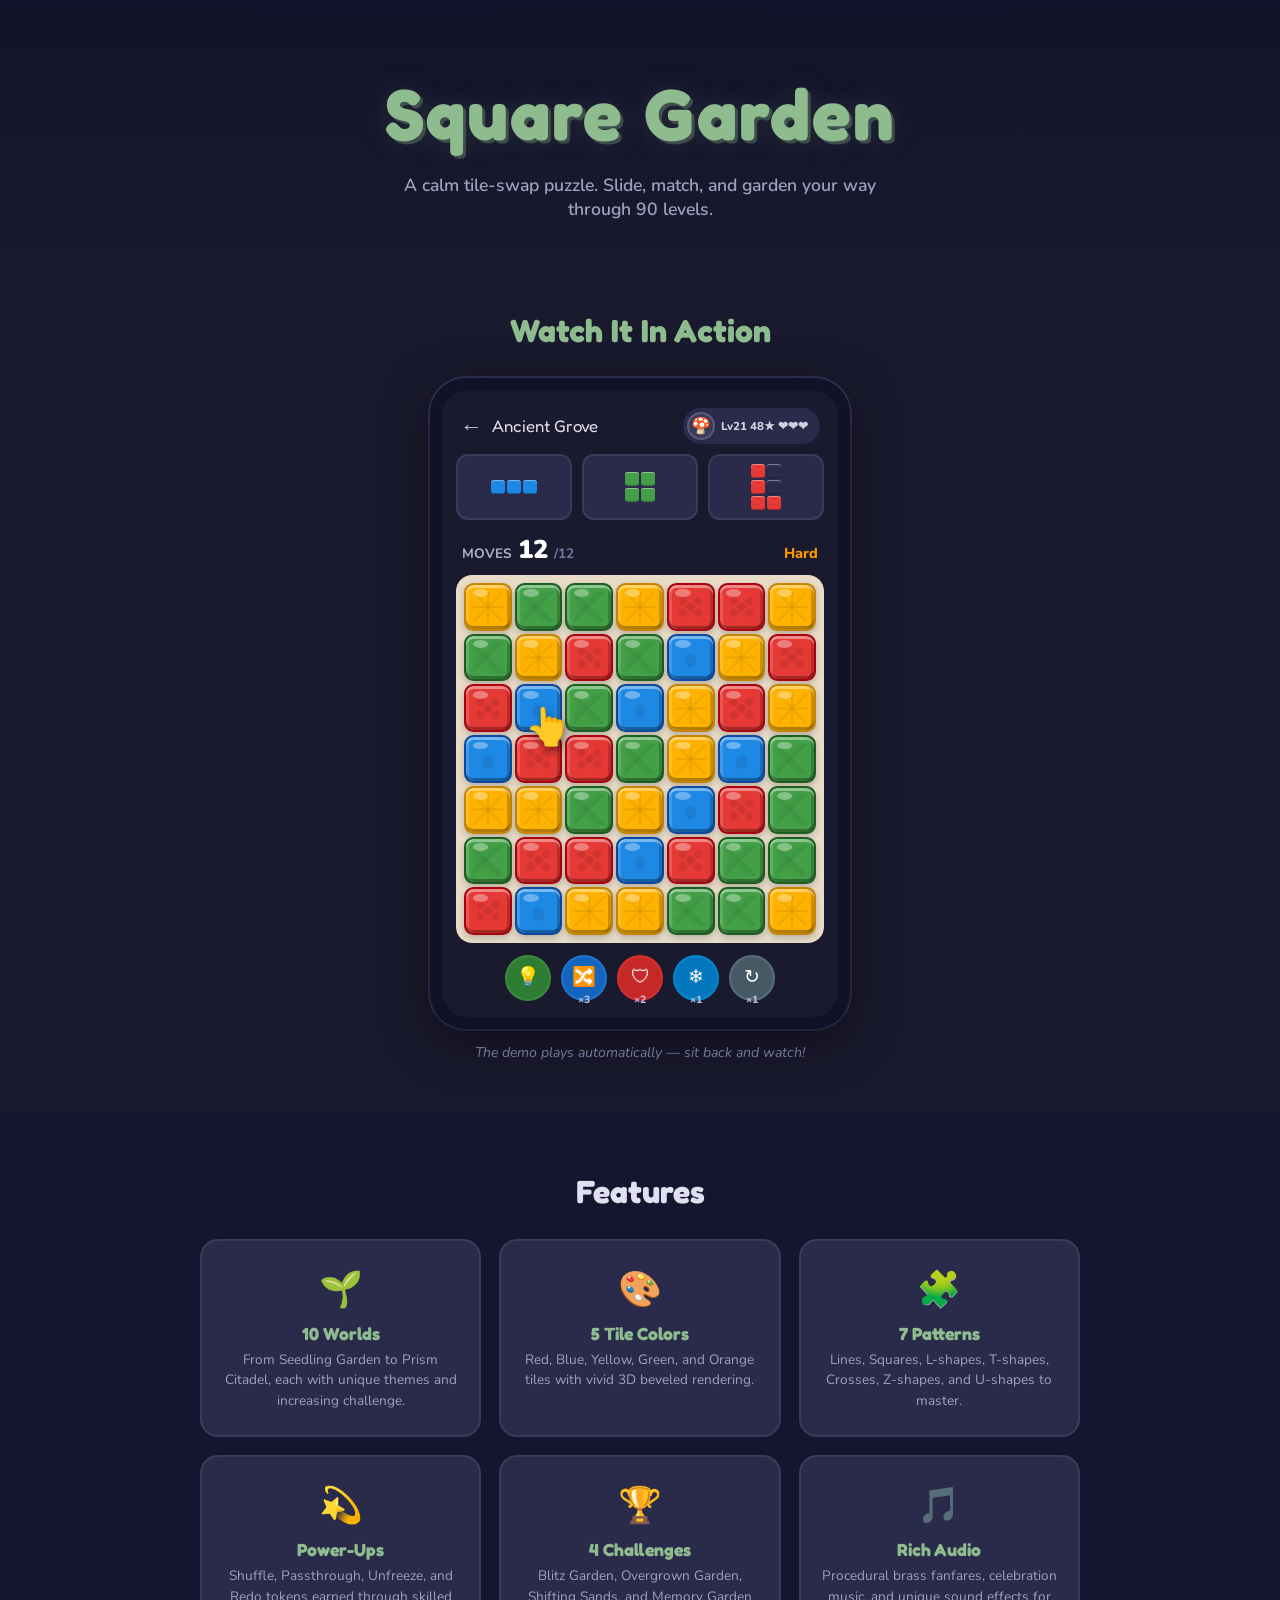
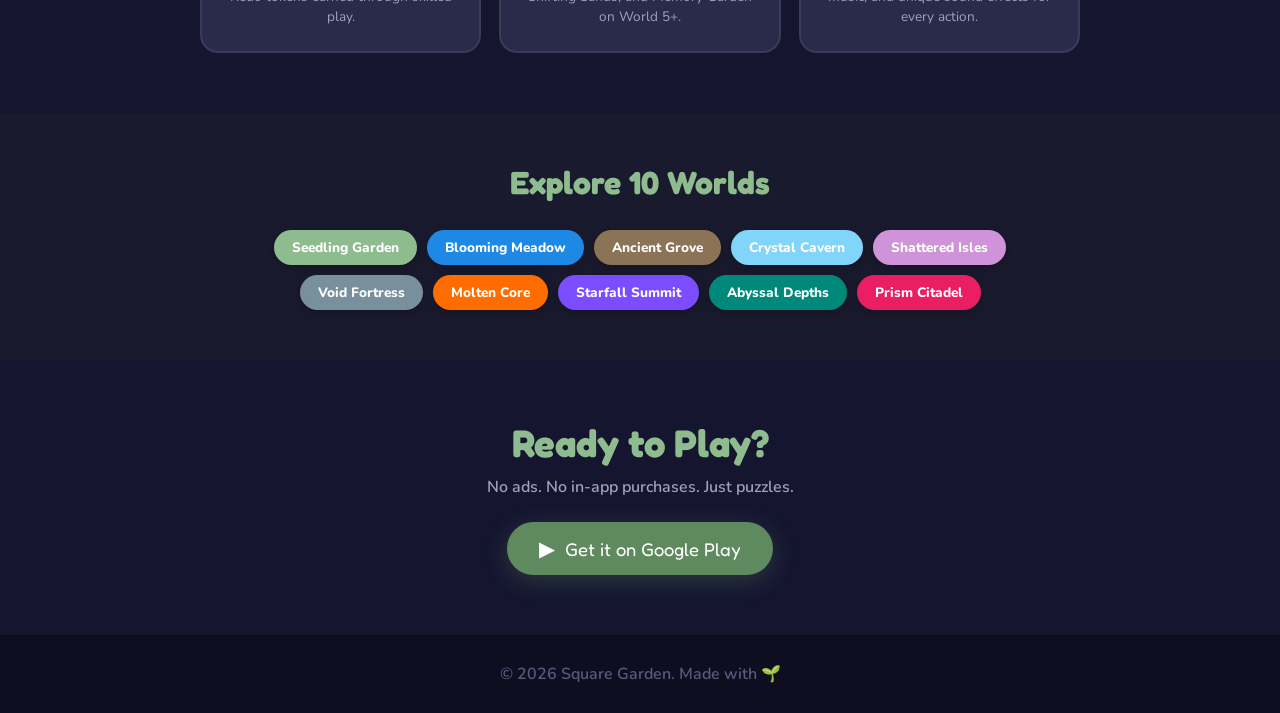
<file: web/index.html>
<!DOCTYPE html>
<html lang="en">
<head>
  <meta charset="UTF-8">
  <meta name="viewport" content="width=device-width, initial-scale=1.0">
  <title>Square Garden - Tile-Swap Puzzle Game</title>
  <link rel="stylesheet" href="style.css">
  <link href="https://fonts.googleapis.com/css2?family=Fredoka+One&family=Nunito:wght@400;600;700;800;900&display=swap" rel="stylesheet">
</head>
<body>
  <!-- Hero Section -->
  <section class="hero">
    <div class="hero-content">
      <h1 class="logo-text">Square Garden</h1>
      <p class="tagline">A calm tile-swap puzzle. Slide, match, and garden your way through 90 levels.</p>
    </div>
  </section>

  <!-- Game Demo Section -->
  <section class="demo-section">
    <h2 class="section-title">Watch It In Action</h2>
    <div class="demo-wrapper">
      <!-- Phone frame -->
      <div class="phone-frame">
        <div class="phone-screen">
          <!-- Top bar -->
          <div class="top-bar">
            <span class="back-arrow">&#8592;</span>
            <span class="world-name">Ancient Grove</span>
            <div class="player-badge">
              <div class="avatar">&#127812;</div>
              <span class="badge-text">Lv21 48&#9733; &#10084;&#10084;&#10084;</span>
            </div>
          </div>

          <!-- Goal Panel -->
          <div class="goal-panel">
            <div class="goal-card" id="goal-0">
              <div class="goal-mini-grid line-goal">
                <span class="mini-tile blue"></span>
                <span class="mini-tile blue"></span>
                <span class="mini-tile blue"></span>
              </div>
              <div class="goal-check">&#10003;</div>
            </div>
            <div class="goal-card" id="goal-1">
              <div class="goal-mini-grid square-goal">
                <span class="mini-tile green"></span>
                <span class="mini-tile green"></span>
                <span class="mini-tile green"></span>
                <span class="mini-tile green"></span>
              </div>
              <div class="goal-check">&#10003;</div>
            </div>
            <div class="goal-card" id="goal-2">
              <div class="goal-mini-grid l-goal">
                <span class="mini-tile red"></span>
                <span class="mini-tile empty"></span>
                <span class="mini-tile red"></span>
                <span class="mini-tile empty"></span>
                <span class="mini-tile red"></span>
                <span class="mini-tile red"></span>
              </div>
              <div class="goal-check">&#10003;</div>
            </div>
          </div>

          <!-- Moves Row -->
          <div class="moves-row">
            <div class="moves-left">MOVES <span class="moves-big" id="moves-display">12</span> <span class="moves-total">/12</span></div>
            <div class="difficulty-label">Hard</div>
          </div>

          <!-- Board -->
          <div class="board-wrapper">
            <div class="board" id="game-board"></div>
            <div class="hand-cursor" id="hand-cursor">&#128070;</div>
            <canvas id="confetti-canvas"></canvas>
          </div>

          <!-- Power-up bar -->
          <div class="powerup-bar">
            <div class="powerup-btn hint-btn"><span class="pu-icon">&#128161;</span></div>
            <div class="powerup-btn shuffle-btn"><span class="pu-icon">&#128256;</span><span class="pu-count">&times;3</span></div>
            <div class="powerup-btn pass-btn"><span class="pu-icon">&#128737;</span><span class="pu-count">&times;2</span></div>
            <div class="powerup-btn freeze-btn"><span class="pu-icon">&#10052;</span><span class="pu-count">&times;1</span></div>
            <div class="powerup-btn redo-btn"><span class="pu-icon">&#8635;</span><span class="pu-count">&times;1</span></div>
          </div>

          <!-- Win Overlay -->
          <div class="win-overlay" id="win-overlay">
            <div class="win-content">
              <h2 class="win-title">Level Complete!</h2>
              <div class="stars-row">
                <span class="win-star" id="star-1">&#9733;</span>
                <span class="win-star" id="star-2">&#9733;</span>
                <span class="win-star" id="star-3">&#9733;</span>
              </div>
              <p class="win-sub">Ancient Grove - Level 21</p>
            </div>
          </div>
        </div>
      </div>
      <p class="demo-hint">The demo plays automatically &mdash; sit back and watch!</p>
    </div>
  </section>

  <!-- Features Section -->
  <section class="features-section">
    <h2 class="section-title light">Features</h2>
    <div class="features-grid">
      <div class="feature-card">
        <div class="feature-emoji">&#127793;</div>
        <h3>10 Worlds</h3>
        <p>From Seedling Garden to Prism Citadel, each with unique themes and increasing challenge.</p>
      </div>
      <div class="feature-card">
        <div class="feature-emoji">&#127912;</div>
        <h3>5 Tile Colors</h3>
        <p>Red, Blue, Yellow, Green, and Orange tiles with vivid 3D beveled rendering.</p>
      </div>
      <div class="feature-card">
        <div class="feature-emoji">&#129513;</div>
        <h3>7 Patterns</h3>
        <p>Lines, Squares, L-shapes, T-shapes, Crosses, Z-shapes, and U-shapes to master.</p>
      </div>
      <div class="feature-card">
        <div class="feature-emoji">&#128171;</div>
        <h3>Power-Ups</h3>
        <p>Shuffle, Passthrough, Unfreeze, and Redo tokens earned through skilled play.</p>
      </div>
      <div class="feature-card">
        <div class="feature-emoji">&#127942;</div>
        <h3>4 Challenges</h3>
        <p>Blitz Garden, Overgrown Garden, Shifting Sands, and Memory Garden on World 5+.</p>
      </div>
      <div class="feature-card">
        <div class="feature-emoji">&#127925;</div>
        <h3>Rich Audio</h3>
        <p>Procedural brass fanfares, celebration music, and unique sound effects for every action.</p>
      </div>
    </div>
  </section>

  <!-- Worlds Section -->
  <section class="worlds-section">
    <h2 class="section-title">Explore 10 Worlds</h2>
    <div class="worlds-strip">
      <div class="world-chip" style="--accent:#8FBC8F">Seedling Garden</div>
      <div class="world-chip" style="--accent:#1E88E5">Blooming Meadow</div>
      <div class="world-chip" style="--accent:#8B7355">Ancient Grove</div>
      <div class="world-chip" style="--accent:#81D4FA">Crystal Cavern</div>
      <div class="world-chip" style="--accent:#CE93D8">Shattered Isles</div>
      <div class="world-chip" style="--accent:#78909C">Void Fortress</div>
      <div class="world-chip" style="--accent:#FF6D00">Molten Core</div>
      <div class="world-chip" style="--accent:#7C4DFF">Starfall Summit</div>
      <div class="world-chip" style="--accent:#00897B">Abyssal Depths</div>
      <div class="world-chip" style="--accent:#E91E63">Prism Citadel</div>
    </div>
  </section>

  <!-- CTA Section -->
  <section class="cta-section">
    <h2 class="cta-title">Ready to Play?</h2>
    <p class="cta-sub">No ads. No in-app purchases. Just puzzles.</p>
    <a href="#" class="cta-button">
      <span class="cta-icon">&#9654;</span> Get it on Google Play
    </a>
  </section>

  <!-- Footer -->
  <footer class="footer">
    <p>&copy; 2026 Square Garden. Made with &#127793;</p>
  </footer>

  <script src="game.js"></script>
</body>
</html>
</file>
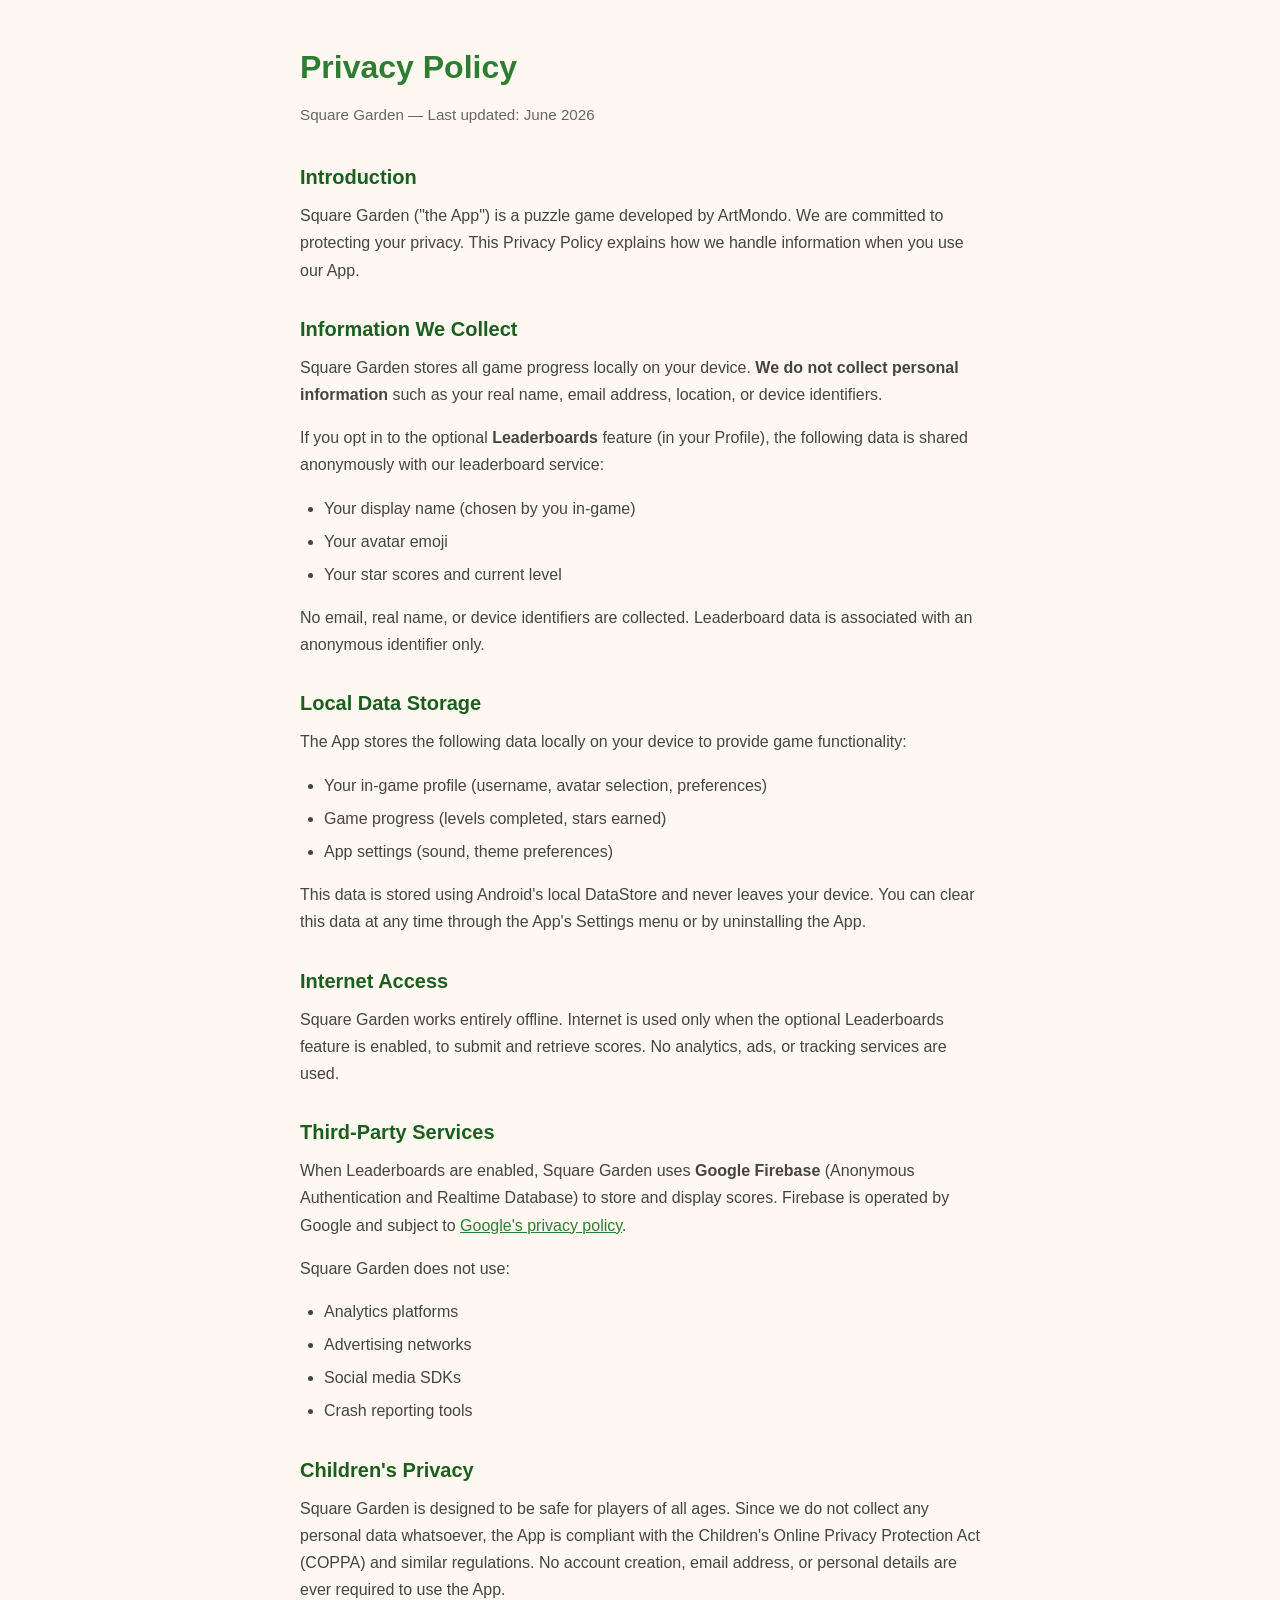
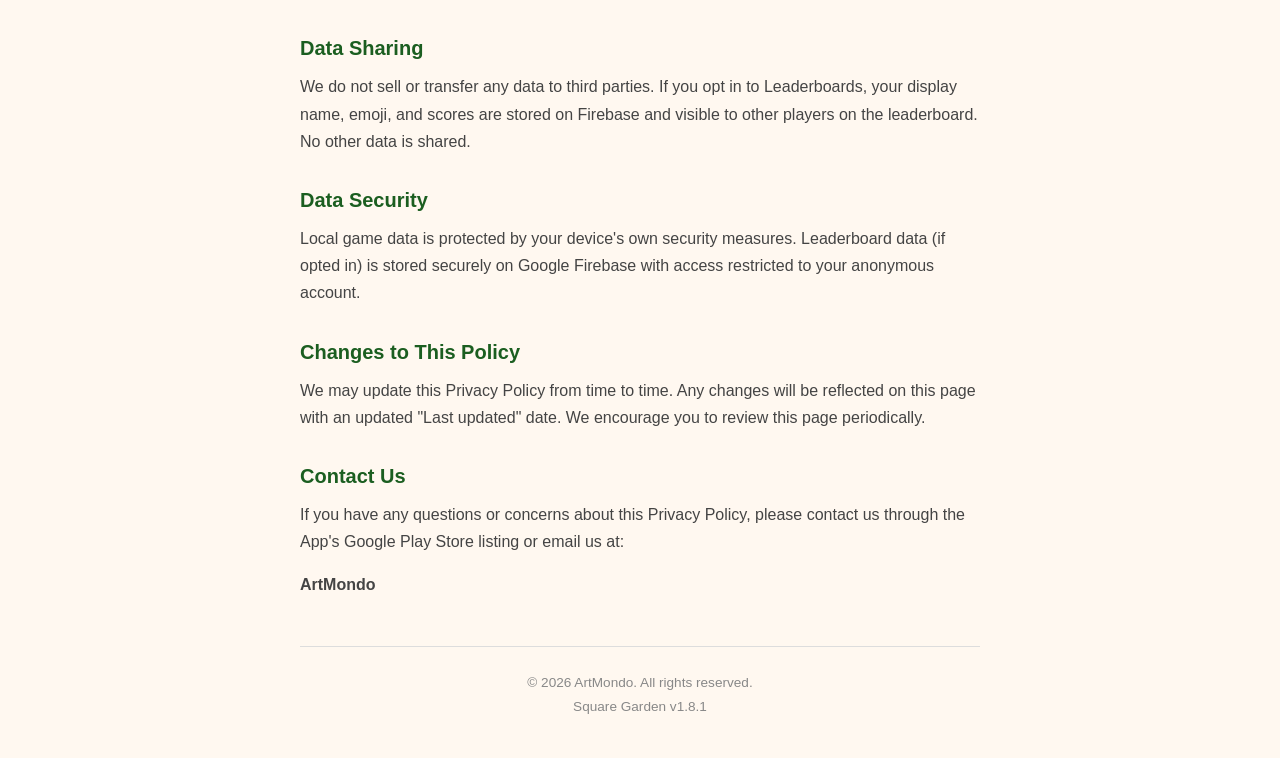
<file: docs/privacy-policy.html>
<!DOCTYPE html>
<html lang="en">
<head>
    <meta charset="UTF-8">
    <meta name="viewport" content="width=device-width, initial-scale=1.0">
    <title>Privacy Policy - Square Garden</title>
    <style>
        * { margin: 0; padding: 0; box-sizing: border-box; }
        body {
            font-family: -apple-system, BlinkMacSystemFont, 'Segoe UI', Roboto, sans-serif;
            line-height: 1.7;
            color: #333;
            background: #FFF8F0;
            padding: 40px 20px;
            max-width: 720px;
            margin: 0 auto;
        }
        h1 {
            font-size: 2rem;
            color: #2E7D32;
            margin-bottom: 8px;
        }
        .subtitle {
            color: #666;
            font-size: 0.95rem;
            margin-bottom: 32px;
        }
        h2 {
            font-size: 1.25rem;
            color: #1B5E20;
            margin-top: 28px;
            margin-bottom: 8px;
        }
        p {
            margin-bottom: 16px;
            color: #444;
        }
        ul {
            margin-bottom: 16px;
            padding-left: 24px;
        }
        li {
            margin-bottom: 6px;
            color: #444;
        }
        .footer {
            margin-top: 48px;
            padding-top: 24px;
            border-top: 1px solid #ddd;
            font-size: 0.85rem;
            color: #888;
            text-align: center;
        }
    </style>
</head>
<body>
    <h1>Privacy Policy</h1>
    <p class="subtitle">Square Garden &mdash; Last updated: June 2026</p>

    <h2>Introduction</h2>
    <p>
        Square Garden ("the App") is a puzzle game developed by ArtMondo. We are committed
        to protecting your privacy. This Privacy Policy explains how we handle information
        when you use our App.
    </p>

    <h2>Information We Collect</h2>
    <p>
        Square Garden stores all game progress locally on your device.
        <strong>We do not collect personal information</strong> such as your real name,
        email address, location, or device identifiers.
    </p>
    <p>
        If you opt in to the optional <strong>Leaderboards</strong> feature (in your Profile),
        the following data is shared anonymously with our leaderboard service:
    </p>
    <ul>
        <li>Your display name (chosen by you in-game)</li>
        <li>Your avatar emoji</li>
        <li>Your star scores and current level</li>
    </ul>
    <p>
        No email, real name, or device identifiers are collected. Leaderboard data is
        associated with an anonymous identifier only.
    </p>

    <h2>Local Data Storage</h2>
    <p>
        The App stores the following data locally on your device to provide game functionality:
    </p>
    <ul>
        <li>Your in-game profile (username, avatar selection, preferences)</li>
        <li>Game progress (levels completed, stars earned)</li>
        <li>App settings (sound, theme preferences)</li>
    </ul>
    <p>
        This data is stored using Android's local DataStore and never leaves your device.
        You can clear this data at any time through the App's Settings menu or by
        uninstalling the App.
    </p>

    <h2>Internet Access</h2>
    <p>
        Square Garden works entirely offline. Internet is used only when the optional
        Leaderboards feature is enabled, to submit and retrieve scores. No analytics,
        ads, or tracking services are used.
    </p>

    <h2>Third-Party Services</h2>
    <p>
        When Leaderboards are enabled, Square Garden uses <strong>Google Firebase</strong>
        (Anonymous Authentication and Realtime Database) to store and display scores.
        Firebase is operated by Google and subject to
        <a href="https://policies.google.com/privacy" style="color: #2E7D32;">Google's privacy policy</a>.
    </p>
    <p>Square Garden does not use:</p>
    <ul>
        <li>Analytics platforms</li>
        <li>Advertising networks</li>
        <li>Social media SDKs</li>
        <li>Crash reporting tools</li>
    </ul>

    <h2>Children's Privacy</h2>
    <p>
        Square Garden is designed to be safe for players of all ages. Since we do not
        collect any personal data whatsoever, the App is compliant with the Children's
        Online Privacy Protection Act (COPPA) and similar regulations. No account
        creation, email address, or personal details are ever required to use the App.
    </p>

    <h2>Data Sharing</h2>
    <p>
        We do not sell or transfer any data to third parties. If you opt in to
        Leaderboards, your display name, emoji, and scores are stored on Firebase
        and visible to other players on the leaderboard. No other data is shared.
    </p>

    <h2>Data Security</h2>
    <p>
        Local game data is protected by your device's own security measures. Leaderboard
        data (if opted in) is stored securely on Google Firebase with access restricted
        to your anonymous account.
    </p>

    <h2>Changes to This Policy</h2>
    <p>
        We may update this Privacy Policy from time to time. Any changes will be reflected
        on this page with an updated "Last updated" date. We encourage you to review this
        page periodically.
    </p>

    <h2>Contact Us</h2>
    <p>
        If you have any questions or concerns about this Privacy Policy, please contact
        us through the App's Google Play Store listing or email us at:
    </p>
    <p><strong>ArtMondo</strong></p>

    <div class="footer">
        &copy; 2026 ArtMondo. All rights reserved.<br>
        Square Garden v1.8.1
    </div>
</body>
</html>
</file>
<file: web/style.css>
/* ── Reset & Base ── */
*, *::before, *::after { box-sizing: border-box; margin: 0; padding: 0; }

:root {
  --navy: #1A1A2E;
  --navy-light: #232344;
  --navy-card: #2A2A4A;
  --cream: #FFF8F0;
  --board-bg: #E8DCC8;
  --surface: #FAF8F5;
  --sage: #8FBC8F;
  --dark-sage: #5F8A5F;
  --light-sage: #B5D5B5;
  --forest: #2E4A2E;
  --brown: #8B7355;
  --gold: #FFB300;
  --tile-red: #E53935;
  --tile-blue: #1E88E5;
  --tile-yellow: #FFB300;
  --tile-green: #43A047;
  --tile-orange: #F57C00;
  --tile-red-light: #FF6F60;
  --tile-blue-light: #64B5F6;
  --tile-yellow-light: #FFD54F;
  --tile-green-light: #76D275;
  --tile-orange-light: #FFAD42;
  --tile-red-dark: #AB000D;
  --tile-blue-dark: #0D47A1;
  --tile-yellow-dark: #C68400;
  --tile-green-dark: #1B5E20;
  --tile-orange-dark: #BB4D00;
}

body {
  font-family: 'Nunito', sans-serif;
  background: var(--navy);
  color: #fff;
  overflow-x: hidden;
}

h1, h2, h3 { font-family: 'Fredoka One', cursive; }

/* ── Hero ── */
.hero {
  text-align: center;
  padding: 70px 20px 50px;
  background: linear-gradient(180deg, #12122a 0%, var(--navy) 100%);
}

.logo-text {
  font-size: clamp(2.5rem, 6vw, 4.5rem);
  color: var(--sage);
  text-shadow: 3px 3px 0 rgba(143,188,143,0.3), 0 0 30px rgba(143,188,143,0.15);
  letter-spacing: 2px;
  animation: heroFloat 3s ease-in-out infinite;
}

@keyframes heroFloat {
  0%, 100% { transform: translateY(0); }
  50% { transform: translateY(-8px); }
}

.tagline {
  margin-top: 16px;
  font-size: 1.1rem;
  color: #a0a0c0;
  max-width: 500px;
  margin-left: auto;
  margin-right: auto;
  font-weight: 600;
}

/* ── Section Titles ── */
.section-title {
  text-align: center;
  font-size: clamp(1.5rem, 4vw, 2rem);
  color: var(--sage);
  margin-bottom: 28px;
}
.section-title.light { color: #e0e0f0; }

/* ── Demo Section ── */
.demo-section {
  padding: 40px 20px 50px;
}

.demo-wrapper {
  max-width: 420px;
  margin: 0 auto;
  text-align: center;
}

.demo-hint {
  margin-top: 14px;
  font-size: 0.88rem;
  color: #7878a0;
  font-style: italic;
}

/* ── Phone Frame ── */
.phone-frame {
  background: #111128;
  border-radius: 36px;
  padding: 12px;
  box-shadow: 0 12px 48px rgba(0,0,0,0.5), 0 0 0 2px #333358;
}

.phone-screen {
  position: relative;
  background: var(--navy);
  border-radius: 26px;
  overflow: hidden;
  padding: 12px 10px 10px;
}

/* ── Top Bar ── */
.top-bar {
  display: flex;
  align-items: center;
  padding: 6px 8px 10px;
  gap: 10px;
}

.back-arrow {
  font-size: 1.4rem;
  color: #c0c0d8;
  cursor: default;
}

.world-name {
  font-family: 'Fredoka One', cursive;
  font-size: 1.05rem;
  color: #e0dce8;
}

.player-badge {
  margin-left: auto;
  display: flex;
  align-items: center;
  gap: 6px;
  background: #2A2A4A;
  padding: 4px 12px 4px 4px;
  border-radius: 20px;
}

.avatar {
  width: 28px;
  height: 28px;
  border-radius: 50%;
  background: #3a3a5a;
  display: flex;
  align-items: center;
  justify-content: center;
  font-size: 16px;
  border: 2px solid #5a5a7a;
}

.badge-text {
  font-size: 0.72rem;
  font-weight: 800;
  color: #d0d0e0;
  white-space: nowrap;
}

/* ── Goal Panel ── */
.goal-panel {
  display: flex;
  justify-content: center;
  gap: 10px;
  margin-bottom: 8px;
  padding: 0 4px;
}

.goal-card {
  position: relative;
  background: var(--navy-card);
  border-radius: 12px;
  padding: 8px 12px;
  border: 2px solid #3a3a5a;
  transition: all 0.4s;
  flex: 1;
  display: flex;
  align-items: center;
  justify-content: center;
}

.goal-card.completed {
  border-color: var(--sage);
  background: #1e3a2e;
}

.goal-check {
  display: none;
  position: absolute;
  top: -6px;
  right: -6px;
  width: 20px;
  height: 20px;
  background: var(--sage);
  color: #fff;
  border-radius: 50%;
  font-size: 12px;
  font-weight: 900;
  line-height: 20px;
  text-align: center;
}
.goal-card.completed .goal-check { display: block; }

/* Mini tile grids inside goal cards */
.goal-mini-grid {
  display: grid;
  gap: 2px;
}

.goal-mini-grid.line-goal {
  grid-template-columns: repeat(3, 1fr);
}
.goal-mini-grid.square-goal {
  grid-template-columns: repeat(2, 1fr);
}
.goal-mini-grid.l-goal {
  grid-template-columns: repeat(2, 1fr);
  grid-template-rows: repeat(3, 1fr);
}

.mini-tile {
  width: 14px;
  height: 14px;
  border-radius: 3px;
  box-shadow: inset 0 1px 0 rgba(255,255,255,0.4), inset 0 -1px 0 rgba(0,0,0,0.3);
}
.mini-tile.red { background: var(--tile-red); }
.mini-tile.blue { background: var(--tile-blue); }
.mini-tile.green { background: var(--tile-green); }
.mini-tile.yellow { background: var(--tile-yellow); }
.mini-tile.orange { background: var(--tile-orange); }
.mini-tile.empty { background: transparent; }

/* ── Moves Row ── */
.moves-row {
  display: flex;
  align-items: baseline;
  justify-content: space-between;
  padding: 4px 10px 8px;
}

.moves-left {
  font-weight: 700;
  font-size: 0.85rem;
  color: #b0b0c8;
}

.moves-big {
  font-size: 1.6rem;
  font-weight: 900;
  color: #fff;
  margin: 0 2px;
}

.moves-total { color: #7878a0; }

.difficulty-label {
  font-weight: 800;
  font-size: 0.9rem;
  color: #FF9800;
}

/* ── Board ── */
.board-wrapper {
  position: relative;
  margin: 0 4px;
  border-radius: 16px;
  overflow: hidden;
}

.board {
  display: grid;
  grid-template-columns: repeat(7, 1fr);
  gap: 3px;
  padding: 8px;
  background: var(--board-bg);
  border-radius: 14px;
  aspect-ratio: 1;
}

/* ── Tiles ── */
.tile {
  position: relative;
  border-radius: 20%;
  aspect-ratio: 1;
  cursor: default;
  transition: transform 0.25s cubic-bezier(0.34, 1.56, 0.64, 1);
  box-shadow:
    inset 0 3px 0 rgba(255,255,255,0.4),
    inset 0 -3px 0 rgba(0,0,0,0.3),
    inset 3px 0 0 rgba(255,255,255,0.15),
    inset -3px 0 0 rgba(0,0,0,0.2),
    0 3px 6px rgba(0,0,0,0.2);
}

/* Glossy highlight */
.tile::after {
  content: '';
  position: absolute;
  top: 10%;
  left: 15%;
  width: 35%;
  height: 18%;
  background: rgba(255,255,255,0.35);
  border-radius: 50%;
  pointer-events: none;
}

/* Tile motif overlay */
.tile::before {
  content: '';
  position: absolute;
  inset: 15%;
  pointer-events: none;
  opacity: 0.2;
}

.tile.color-R {
  background: var(--tile-red);
  border: 2px solid var(--tile-red-dark);
}
.tile.color-R::before {
  /* Hexagonal dot cluster */
  background: radial-gradient(circle at 50% 50%, rgba(0,0,0,0.5) 18%, transparent 20%),
              radial-gradient(circle at 25% 30%, rgba(0,0,0,0.4) 12%, transparent 14%),
              radial-gradient(circle at 75% 30%, rgba(0,0,0,0.4) 12%, transparent 14%),
              radial-gradient(circle at 25% 70%, rgba(0,0,0,0.4) 12%, transparent 14%),
              radial-gradient(circle at 75% 70%, rgba(0,0,0,0.4) 12%, transparent 14%);
  border-radius: 50%;
}

.tile.color-B {
  background: var(--tile-blue);
  border: 2px solid var(--tile-blue-dark);
}
.tile.color-B::before {
  /* Water drop */
  background: radial-gradient(ellipse at 50% 60%, rgba(0,0,0,0.4) 25%, transparent 27%);
  border-radius: 50% 50% 50% 50% / 40% 40% 60% 60%;
}

.tile.color-Y {
  background: var(--tile-yellow);
  border: 2px solid var(--tile-yellow-dark);
}
.tile.color-Y::before {
  /* Starburst lines */
  background:
    linear-gradient(0deg, transparent 45%, rgba(0,0,0,0.35) 48%, rgba(0,0,0,0.35) 52%, transparent 55%),
    linear-gradient(90deg, transparent 45%, rgba(0,0,0,0.35) 48%, rgba(0,0,0,0.35) 52%, transparent 55%),
    linear-gradient(45deg, transparent 45%, rgba(0,0,0,0.25) 48%, rgba(0,0,0,0.25) 52%, transparent 55%),
    linear-gradient(135deg, transparent 45%, rgba(0,0,0,0.25) 48%, rgba(0,0,0,0.25) 52%, transparent 55%);
}

.tile.color-G {
  background: var(--tile-green);
  border: 2px solid var(--tile-green-dark);
}
.tile.color-G::before {
  /* Leaf / diamond */
  background: linear-gradient(45deg, transparent 30%, rgba(0,0,0,0.35) 48%, transparent 52%),
              linear-gradient(135deg, transparent 30%, rgba(0,0,0,0.35) 48%, transparent 52%);
}

.tile.color-O {
  background: var(--tile-orange);
  border: 2px solid var(--tile-orange-dark);
}
.tile.color-O::before {
  /* Circle mandala */
  background: radial-gradient(circle, transparent 25%, rgba(0,0,0,0.3) 27%, rgba(0,0,0,0.3) 30%, transparent 32%);
}

.tile.pressed { transform: scale(0.85); }

.tile.completed-cell {
  outline: 3px dashed #4CAF50;
  outline-offset: -2px;
  z-index: 1;
}

.tile.bounce {
  animation: tileBounce 0.5s cubic-bezier(0.34, 1.56, 0.64, 1);
}
@keyframes tileBounce {
  0% { transform: scale(1); }
  40% { transform: scale(1.18); }
  100% { transform: scale(1); }
}

.tile.wave-bounce {
  animation: waveBounce 0.6s cubic-bezier(0.34, 1.56, 0.64, 1);
}
@keyframes waveBounce {
  0% { transform: scale(1) translateY(0); }
  40% { transform: scale(1.1) translateY(-6px); }
  100% { transform: scale(1) translateY(0); }
}

.tile.swapping {
  transition: none;
  z-index: 10;
}

/* Tile being dragged */
.tile.dragging {
  z-index: 20;
  transform: scale(1.08);
  box-shadow:
    inset 0 3px 0 rgba(255,255,255,0.4),
    inset 0 -3px 0 rgba(0,0,0,0.3),
    0 8px 20px rgba(0,0,0,0.4);
  transition: box-shadow 0.15s;
}

/* ── Hand Cursor ── */
.hand-cursor {
  position: absolute;
  font-size: 36px;
  z-index: 50;
  pointer-events: none;
  opacity: 0;
  transform: translate(-30%, -10%);
  filter: drop-shadow(2px 4px 4px rgba(0,0,0,0.5));
  transition: opacity 0.4s;
}
.hand-cursor.visible { opacity: 1; }
.hand-cursor.thinking {
  animation: handWobble 0.8s ease-in-out infinite;
}
@keyframes handWobble {
  0%, 100% { transform: translate(-30%, -10%) rotate(0deg); }
  25% { transform: translate(-30%, -10%) rotate(-6deg); }
  75% { transform: translate(-30%, -10%) rotate(6deg); }
}
.hand-cursor.pressing {
  transform: translate(-30%, -10%) scale(0.9);
}

/* ── Confetti Canvas ── */
#confetti-canvas {
  position: absolute;
  top: 0;
  left: 0;
  width: 100%;
  height: 100%;
  pointer-events: none;
  z-index: 40;
}

/* ── Win Overlay ── */
.win-overlay {
  position: absolute;
  inset: 0;
  display: flex;
  align-items: center;
  justify-content: center;
  background: rgba(26,26,46,0.92);
  border-radius: 0;
  z-index: 30;
  opacity: 0;
  pointer-events: none;
  transition: opacity 0.6s;
}
.win-overlay.visible { opacity: 1; pointer-events: auto; }

.win-content { text-align: center; }

.win-title {
  font-size: 1.8rem;
  color: var(--sage);
  transform: scale(0);
  animation: popIn 0.6s 0.2s cubic-bezier(0.34, 1.56, 0.64, 1) forwards;
}

.win-sub {
  margin-top: 8px;
  font-size: 0.95rem;
  color: #a0a0c0;
  font-weight: 700;
  opacity: 0;
  animation: fadeIn 0.5s 1.2s forwards;
}

@keyframes popIn { to { transform: scale(1); } }
@keyframes fadeIn { to { opacity: 1; } }

.stars-row {
  display: flex;
  justify-content: center;
  gap: 8px;
  margin-top: 12px;
}

.win-star {
  font-size: 2.6rem;
  color: var(--gold);
  filter: drop-shadow(0 2px 6px rgba(255,179,0,0.4));
  transform: scale(0);
}
.win-star.show { animation: starPop 0.5s cubic-bezier(0.34, 1.56, 0.64, 1) forwards; }
#star-1.show { animation-delay: 0.5s; }
#star-2.show { animation-delay: 0.8s; }
#star-3.show { animation-delay: 1.1s; }
@keyframes starPop {
  0% { transform: scale(0) rotate(-30deg); }
  60% { transform: scale(1.3) rotate(10deg); }
  100% { transform: scale(1) rotate(0deg); }
}

/* ── Power-up Bar ── */
.powerup-bar {
  display: flex;
  justify-content: center;
  gap: 10px;
  padding: 12px 8px 6px;
}

.powerup-btn {
  width: 46px;
  height: 46px;
  border-radius: 50%;
  display: flex;
  flex-direction: column;
  align-items: center;
  justify-content: center;
  position: relative;
  border: 2px solid #3a3a5a;
}

.pu-icon { font-size: 1.2rem; line-height: 1; }
.pu-count {
  position: absolute;
  bottom: -8px;
  font-size: 0.65rem;
  font-weight: 800;
  color: #c0c0d8;
}

.hint-btn { background: #2E7D32; border-color: #388E3C; }
.shuffle-btn { background: #1565C0; border-color: #1976D2; }
.pass-btn { background: #C62828; border-color: #D32F2F; }
.freeze-btn { background: #0277BD; border-color: #0288D1; }
.redo-btn { background: #455A64; border-color: #546E7A; }

/* ── Features Section ── */
.features-section {
  padding: 60px 20px;
  background: #151530;
}

.features-grid {
  display: grid;
  grid-template-columns: repeat(auto-fit, minmax(240px, 1fr));
  gap: 18px;
  max-width: 880px;
  margin: 0 auto;
}

.feature-card {
  background: var(--navy-card);
  border-radius: 18px;
  padding: 24px 20px;
  text-align: center;
  border: 2px solid #3a3a5a;
  transition: transform 0.3s, box-shadow 0.3s;
}
.feature-card:hover {
  transform: translateY(-5px);
  box-shadow: 0 8px 24px rgba(0,0,0,0.3);
}

.feature-emoji { font-size: 2.2rem; margin-bottom: 10px; }
.feature-card h3 { font-size: 1.1rem; color: var(--sage); margin-bottom: 6px; }
.feature-card p { font-size: 0.85rem; color: #a0a0c0; line-height: 1.5; }

/* ── Worlds Section ── */
.worlds-section { padding: 50px 20px; }

.worlds-strip {
  display: flex;
  flex-wrap: wrap;
  justify-content: center;
  gap: 10px;
  max-width: 800px;
  margin: 0 auto;
}

.world-chip {
  padding: 8px 18px;
  border-radius: 24px;
  font-weight: 800;
  font-size: 0.85rem;
  color: #fff;
  background: var(--accent);
  box-shadow: 0 3px 10px rgba(0,0,0,0.25);
  transition: transform 0.3s;
}
.world-chip:hover { transform: scale(1.08); }

/* ── CTA Section ── */
.cta-section {
  text-align: center;
  padding: 60px 20px;
  background: #151530;
}

.cta-title {
  font-size: clamp(1.8rem, 4vw, 2.4rem);
  color: var(--sage);
}

.cta-sub {
  margin-top: 10px;
  font-size: 1rem;
  color: #a0a0c0;
  font-weight: 600;
}

.cta-button {
  display: inline-flex;
  align-items: center;
  gap: 10px;
  margin-top: 24px;
  padding: 14px 32px;
  background: var(--dark-sage);
  color: #fff;
  font-family: 'Fredoka One', cursive;
  font-size: 1.15rem;
  border-radius: 50px;
  text-decoration: none;
  box-shadow: 0 6px 24px rgba(95,138,95,0.3);
  transition: transform 0.3s, box-shadow 0.3s;
}
.cta-button:hover {
  transform: translateY(-3px);
  box-shadow: 0 10px 32px rgba(95,138,95,0.4);
}
.cta-icon { font-size: 1.3rem; }

/* ── Footer ── */
.footer {
  text-align: center;
  padding: 28px 20px;
  background: #0e0e20;
  color: #5a5a80;
  font-weight: 600;
}

/* ── Responsive ── */
@media (max-width: 480px) {
  .phone-frame { padding: 8px; border-radius: 28px; }
  .phone-screen { padding: 8px 6px 6px; }
  .board { gap: 2px; padding: 5px; }
  .goal-panel { gap: 6px; }
  .mini-tile { width: 11px; height: 11px; }
  .powerup-btn { width: 38px; height: 38px; }
}
</file>
